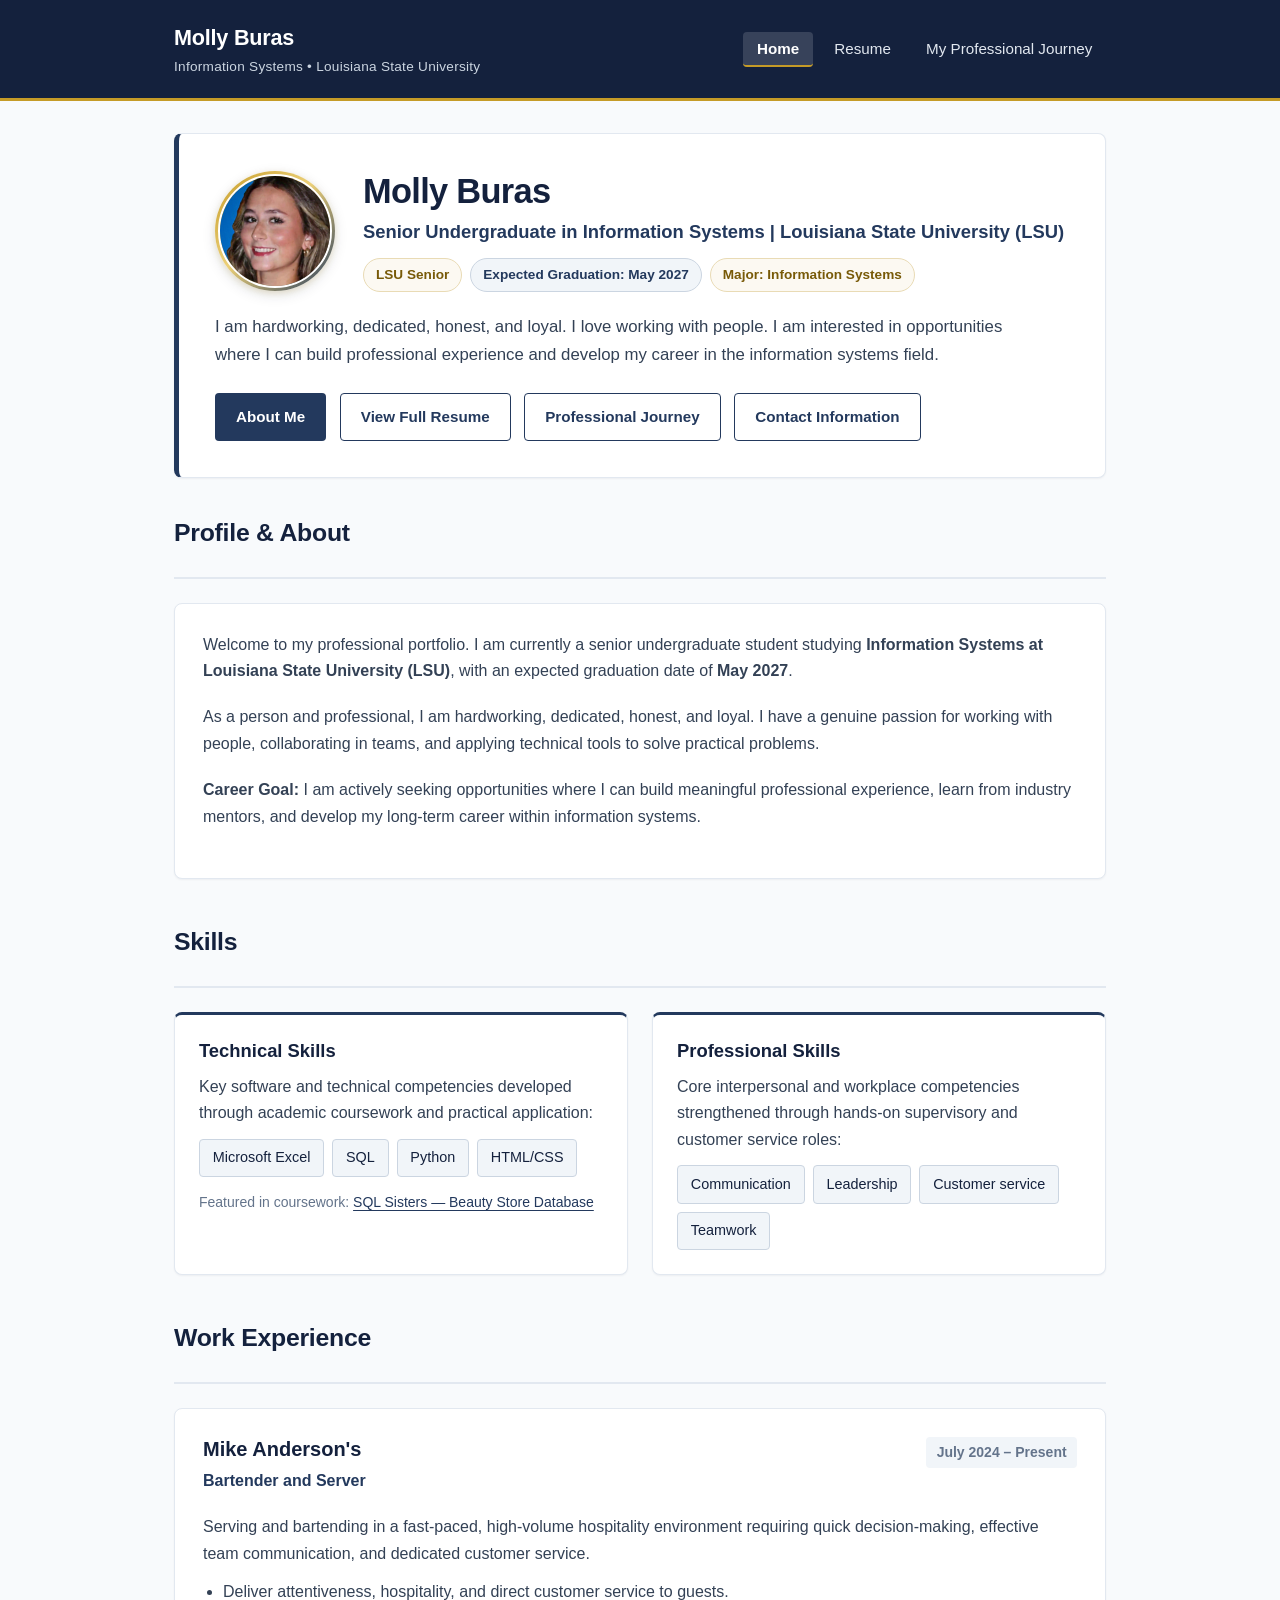
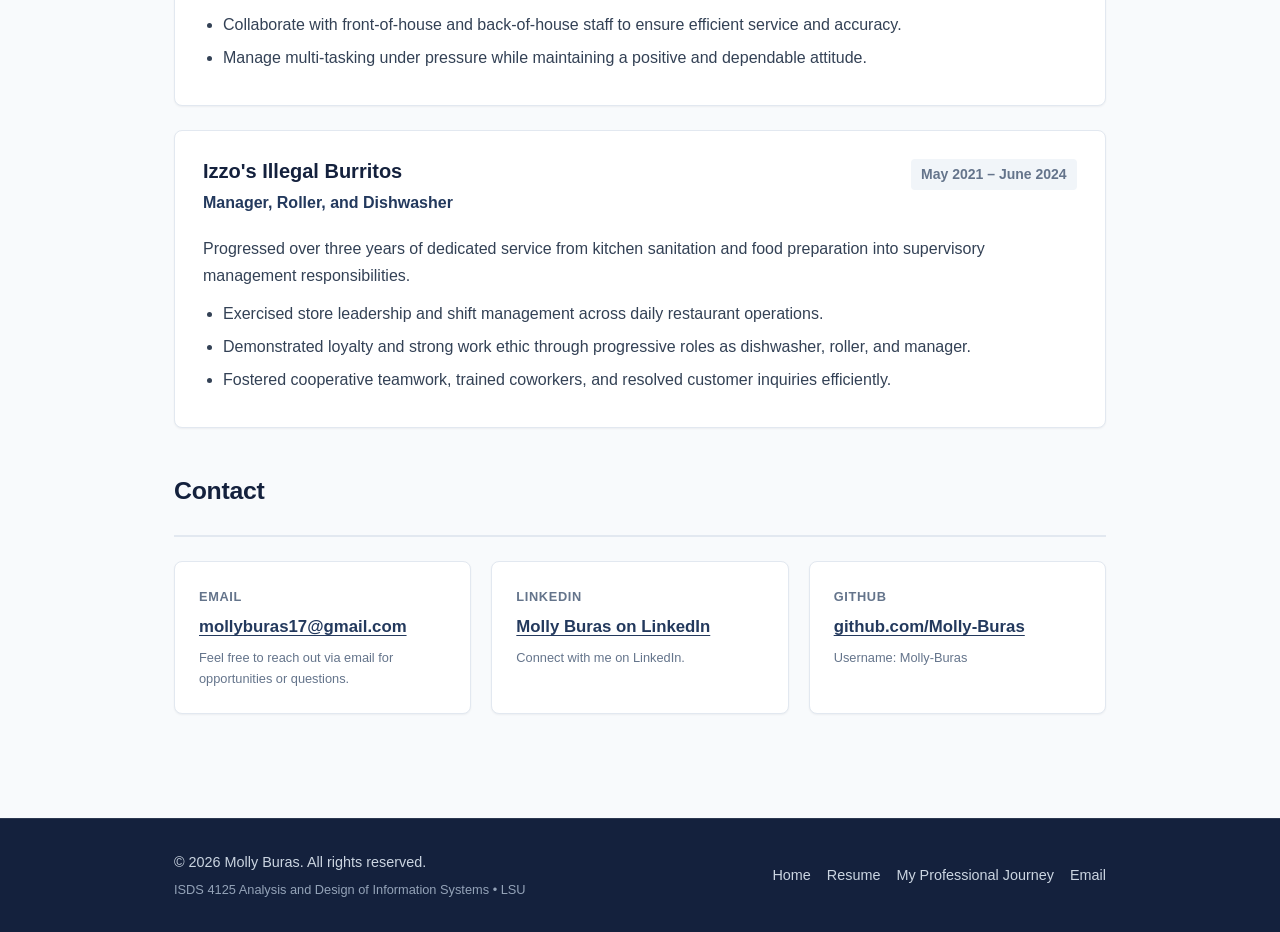
<file: index.html>
<!DOCTYPE html>
<html lang="en">

<head>
  <meta charset="UTF-8">
  <meta name="viewport" content="width=device-width, initial-scale=1.0">
  <meta name="description"
    content="Professional portfolio of Molly Buras, an Information Systems senior undergraduate at Louisiana State University (LSU).">
  <title>Molly Buras | Information Systems Portfolio</title>
  <link rel="stylesheet" href="styles.css">
</head>

<body>

  <!-- Site Header & Navigation -->
  <header class="site-header">
    <div class="container header-container">
      <a href="index.html" class="brand" aria-label="Molly Buras Homepage">
        <span class="brand-name">Molly Buras</span>
        <span class="brand-tagline">Information Systems &bull; Louisiana State University</span>
      </a>
      <nav class="site-nav" aria-label="Main Navigation">
        <ul class="nav-list">
          <li><a href="index.html" class="nav-link active" aria-current="page">Home</a></li>
          <li><a href="resume.html" class="nav-link">Resume</a></li>
          <li><a href="project.html" class="nav-link">My Professional Journey</a></li>
        </ul>
      </nav>
    </div>
  </header>

  <!-- Main Content -->
  <main class="main-content container">

    <!-- Hero / Welcome Panel -->
    <section class="hero-panel" aria-labelledby="hero-title">
      <div class="hero-header">
        <div class="hero-avatar-frame">
          <img src="images/LinkedInProfilePic.jpeg" alt="Molly Buras - Information Systems Senior at LSU"
            class="hero-avatar-img" width="125" height="125">
        </div>
        <div class="hero-header-text">
          <h1 id="hero-title">Molly Buras</h1>
          <p class="hero-subtitle">Senior Undergraduate in Information Systems | Louisiana State University (LSU)</p>

          <div class="badge-row">
            <span class="meta-badge">LSU Senior</span>
            <span class="meta-badge navy">Expected Graduation: May 2027</span>
            <span class="meta-badge">Major: Information Systems</span>
          </div>
        </div>
      </div>

      <p class="hero-description">
        I am hardworking, dedicated, honest, and loyal. I love working with people. I am interested in opportunities
        where I can build professional experience and develop my career in the information systems field.
      </p>

      <div class="hero-actions">
        <a href="#about" class="btn btn-primary">About Me</a>
        <a href="resume.html" class="btn btn-secondary">View Full Resume</a>
        <a href="project.html" class="btn btn-secondary">Professional Journey</a>
        <a href="#contact" class="btn btn-secondary">Contact Information</a>
      </div>
    </section>

    <!-- SECTION 1: Profile / About -->
    <section id="about" class="portfolio-section" aria-labelledby="about-heading">
      <div class="section-title">
        <h2 id="about-heading">Profile &amp; About</h2>
      </div>
      <div class="card">
        <p class="card-intro">
          Welcome to my professional portfolio. I am currently a senior undergraduate student studying
          <strong>Information Systems at Louisiana State University (LSU)</strong>, with an expected graduation date of
          <strong>May 2027</strong>.
        </p>
        <p class="card-intro">
          As a person and professional, I am hardworking, dedicated, honest, and loyal. I have a genuine passion for
          working with people, collaborating in teams, and applying technical tools to solve practical problems.
        </p>
        <p class="card-intro">
          <strong>Career Goal:</strong> I am actively seeking opportunities where I can build meaningful professional
          experience, learn from industry mentors, and develop my long-term career within information systems.
        </p>
      </div>
    </section>

    <!-- SECTION 2: Skills -->
    <section id="skills" class="portfolio-section" aria-labelledby="skills-heading">
      <div class="section-title">
        <h2 id="skills-heading">Skills</h2>
      </div>
      <div class="skills-grid">

        <!-- Technical Skills -->
        <article class="skill-category-card" aria-labelledby="tech-skills-title">
          <h3 id="tech-skills-title" class="skill-category-title">Technical Skills</h3>
          <p>Key software and technical competencies developed through academic coursework and practical application:
          </p>
          <ul class="skill-tags-list">
            <li class="skill-tag">Microsoft Excel</li>
            <li class="skill-tag">SQL</li>
            <li class="skill-tag">Python</li>
            <li class="skill-tag">HTML/CSS</li>
          </ul>
          <p style="margin-top: 0.85rem; font-size: 0.875rem; color: var(--color-text-muted);">
            Featured in coursework: <a href="project.html#sql-sisters">SQL Sisters &mdash; Beauty Store Database</a>
          </p>
        </article>

        <!-- Professional Skills -->
        <article class="skill-category-card" aria-labelledby="prof-skills-title">
          <h3 id="prof-skills-title" class="skill-category-title">Professional Skills</h3>
          <p>Core interpersonal and workplace competencies strengthened through hands-on supervisory and customer
            service roles:</p>
          <ul class="skill-tags-list">
            <li class="skill-tag">Communication</li>
            <li class="skill-tag">Leadership</li>
            <li class="skill-tag">Customer service</li>
            <li class="skill-tag">Teamwork</li>
          </ul>
        </article>

      </div>
    </section>

    <!-- SECTION 3: Experience -->
    <section id="experience" class="portfolio-section" aria-labelledby="experience-heading">
      <div class="section-title">
        <h2 id="experience-heading">Work Experience</h2>
      </div>
      <div class="experience-list">

        <!-- Experience 1: Mike Anderson's -->
        <article class="experience-card" aria-labelledby="job-mike-andersons">
          <div class="experience-header">
            <div>
              <h3 id="job-mike-andersons" class="employer-name">Mike Anderson's</h3>
              <p class="experience-role">Bartender and Server</p>
            </div>
            <span class="experience-dates">July 2024 &ndash; Present</span>
          </div>
          <p class="experience-desc">
            Serving and bartending in a fast-paced, high-volume hospitality environment requiring quick decision-making,
            effective team communication, and dedicated customer service.
          </p>
          <ul class="experience-duties">
            <li>Deliver attentiveness, hospitality, and direct customer service to guests.</li>
            <li>Collaborate with front-of-house and back-of-house staff to ensure efficient service and accuracy.</li>
            <li>Manage multi-tasking under pressure while maintaining a positive and dependable attitude.</li>
          </ul>
        </article>

        <!-- Experience 2: Izzo's Illegal Burritos -->
        <article class="experience-card" aria-labelledby="job-izzos">
          <div class="experience-header">
            <div>
              <h3 id="job-izzos" class="employer-name">Izzo's Illegal Burritos</h3>
              <p class="experience-role">Manager, Roller, and Dishwasher</p>
            </div>
            <span class="experience-dates">May 2021 &ndash; June 2024</span>
          </div>
          <p class="experience-desc">
            Progressed over three years of dedicated service from kitchen sanitation and food preparation into
            supervisory management responsibilities.
          </p>
          <ul class="experience-duties">
            <li>Exercised store leadership and shift management across daily restaurant operations.</li>
            <li>Demonstrated loyalty and strong work ethic through progressive roles as dishwasher, roller, and manager.
            </li>
            <li>Fostered cooperative teamwork, trained coworkers, and resolved customer inquiries efficiently.</li>
          </ul>
        </article>

      </div>
    </section>

    <!-- SECTION 4: Contact -->
    <section id="contact" class="portfolio-section" aria-labelledby="contact-heading">
      <div class="section-title">
        <h2 id="contact-heading">Contact</h2>
      </div>
      <div class="contact-grid">

        <!-- Email Card -->
        <div class="contact-card">
          <p class="contact-card-label">Email</p>
          <p class="contact-card-value">
            <a href="mailto:mollyburas17@gmail.com">mollyburas17@gmail.com</a>
          </p>
          <p class="contact-card-note">Feel free to reach out via email for opportunities or questions.</p>
        </div>

        <!-- LinkedIn Card -->
        <div class="contact-card">
          <p class="contact-card-label">LinkedIn</p>
          <p class="contact-card-value">
            <a href="https://www.linkedin.com/in/molly-buras-080111320/" target="_blank" rel="noopener noreferrer">Molly
              Buras on LinkedIn</a>
          </p>
          <p class="contact-card-note">Connect with me on LinkedIn.</p>
        </div>

        <!-- GitHub Card -->
        <div class="contact-card">
          <p class="contact-card-label">GitHub</p>
          <p class="contact-card-value">
            <a href="https://github.com/Molly-Buras" target="_blank"
              rel="noopener noreferrer">github.com/Molly-Buras</a>
          </p>
          <p class="contact-card-note">Username: Molly-Buras</p>
        </div>

      </div>
    </section>

  </main>

  <!-- Site Footer -->
  <footer class="site-footer">
    <div class="container footer-container">
      <div class="footer-copy">
        <p>&copy; 2026 Molly Buras. All rights reserved.</p>
        <p class="footer-course-tag">ISDS 4125 Analysis and Design of Information Systems &bull; LSU</p>
      </div>
      <nav class="footer-nav" aria-label="Footer Navigation">
        <a href="index.html">Home</a>
        <a href="resume.html">Resume</a>
        <a href="project.html">My Professional Journey</a>
        <a href="mailto:mollyburas17@gmail.com">Email</a>
      </nav>
    </div>
  </footer>

</body>

</html>
</file>
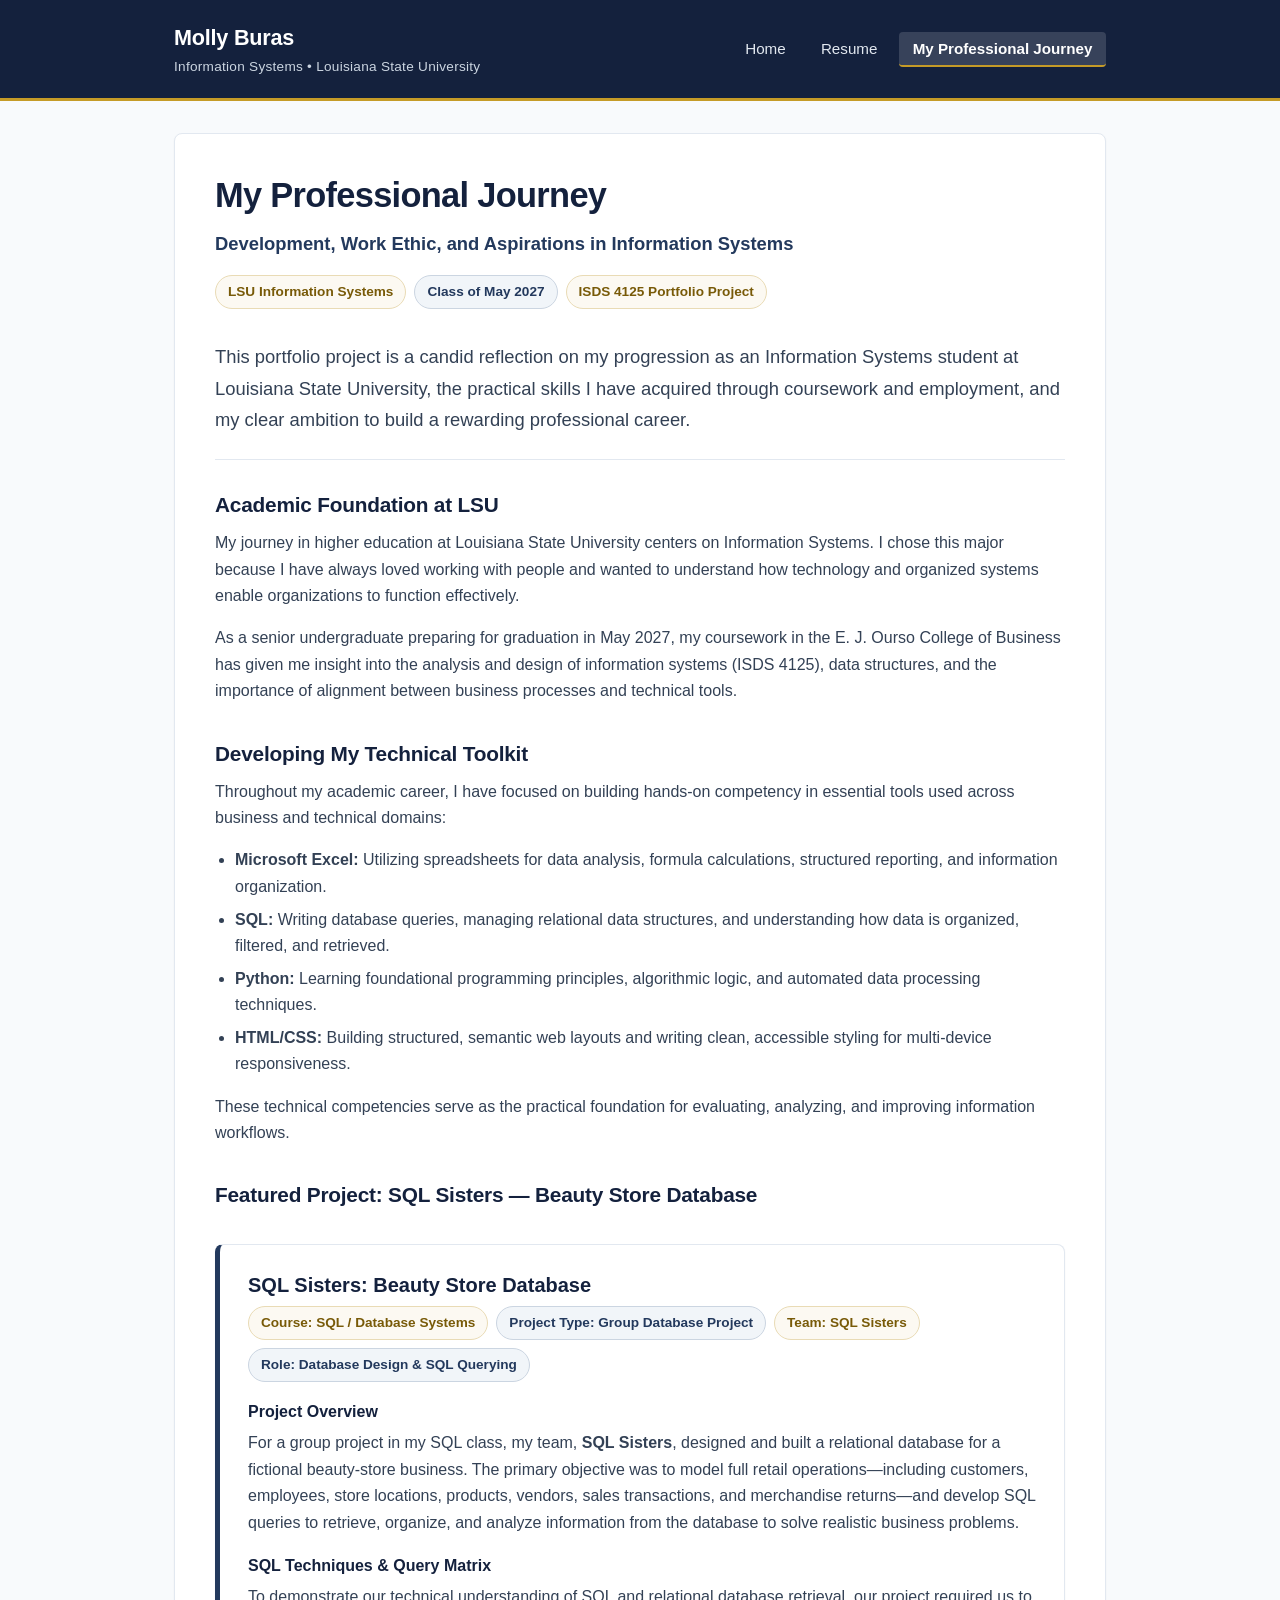
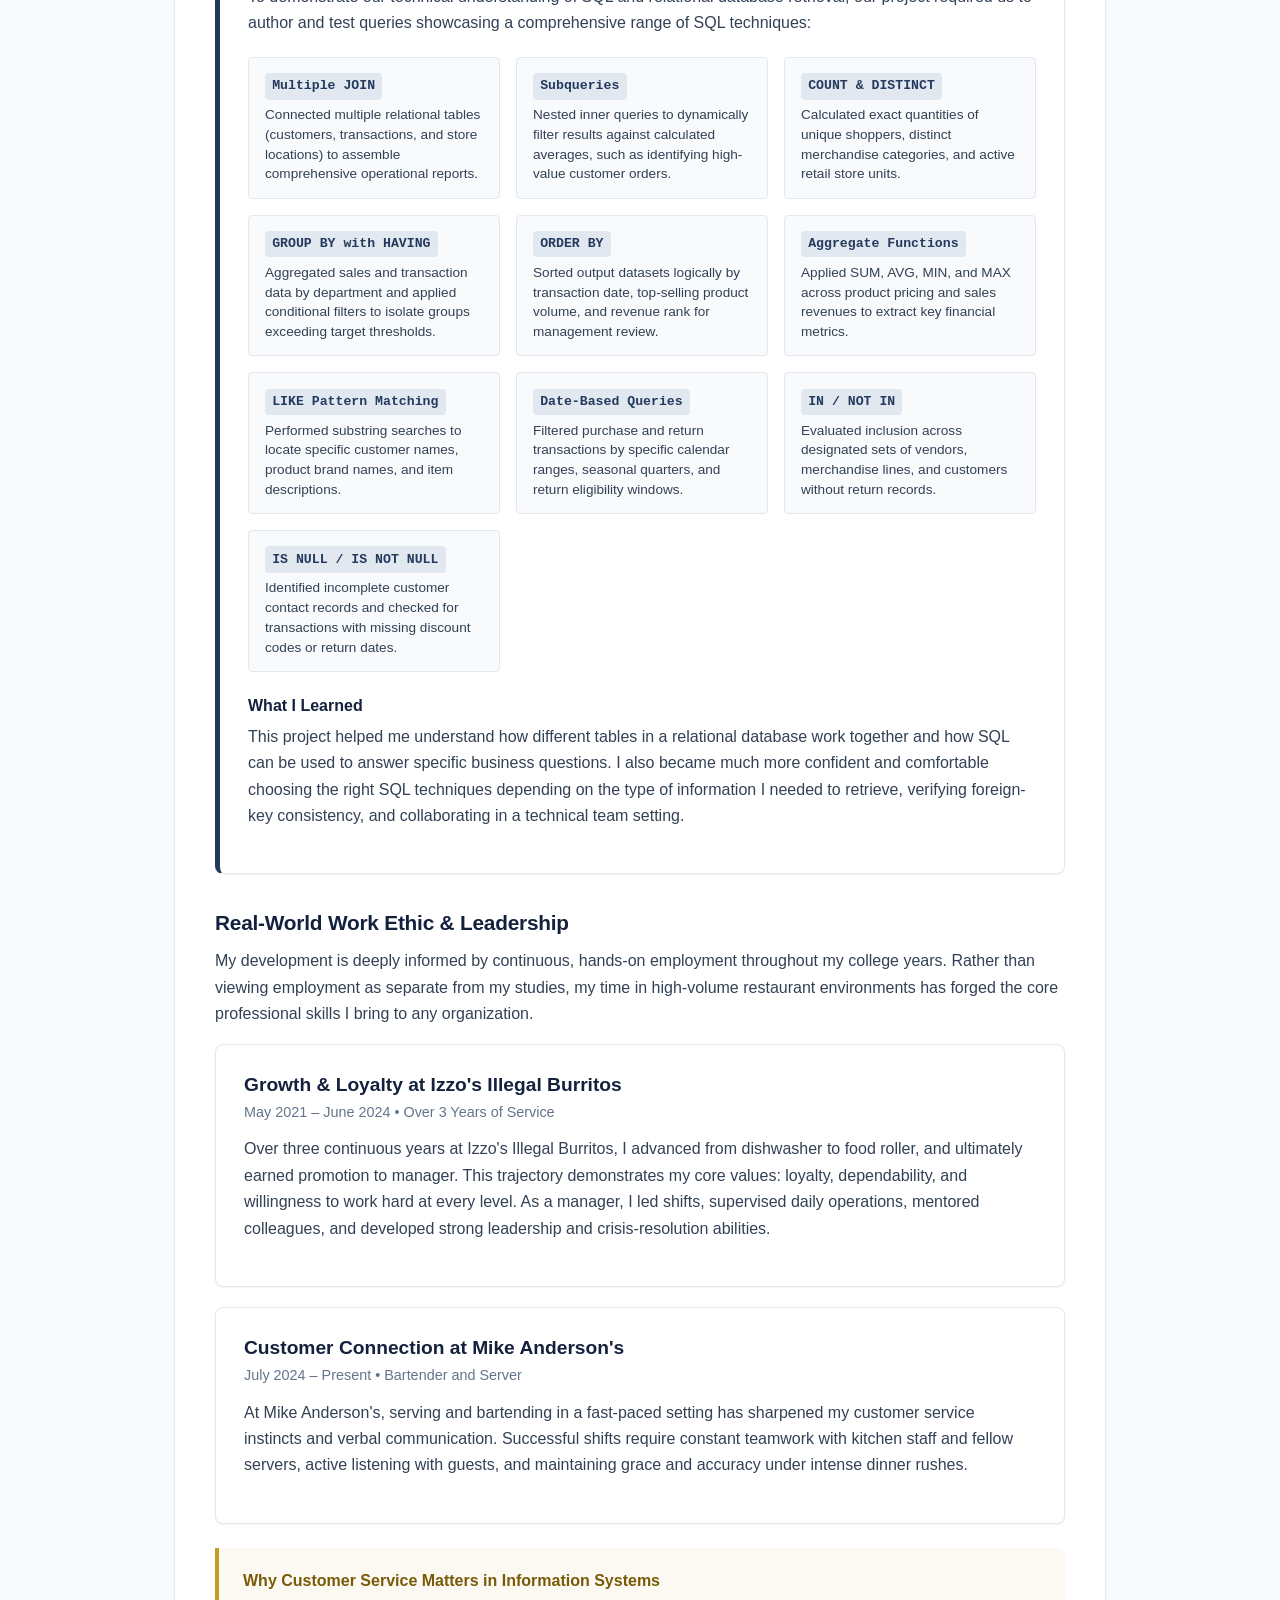
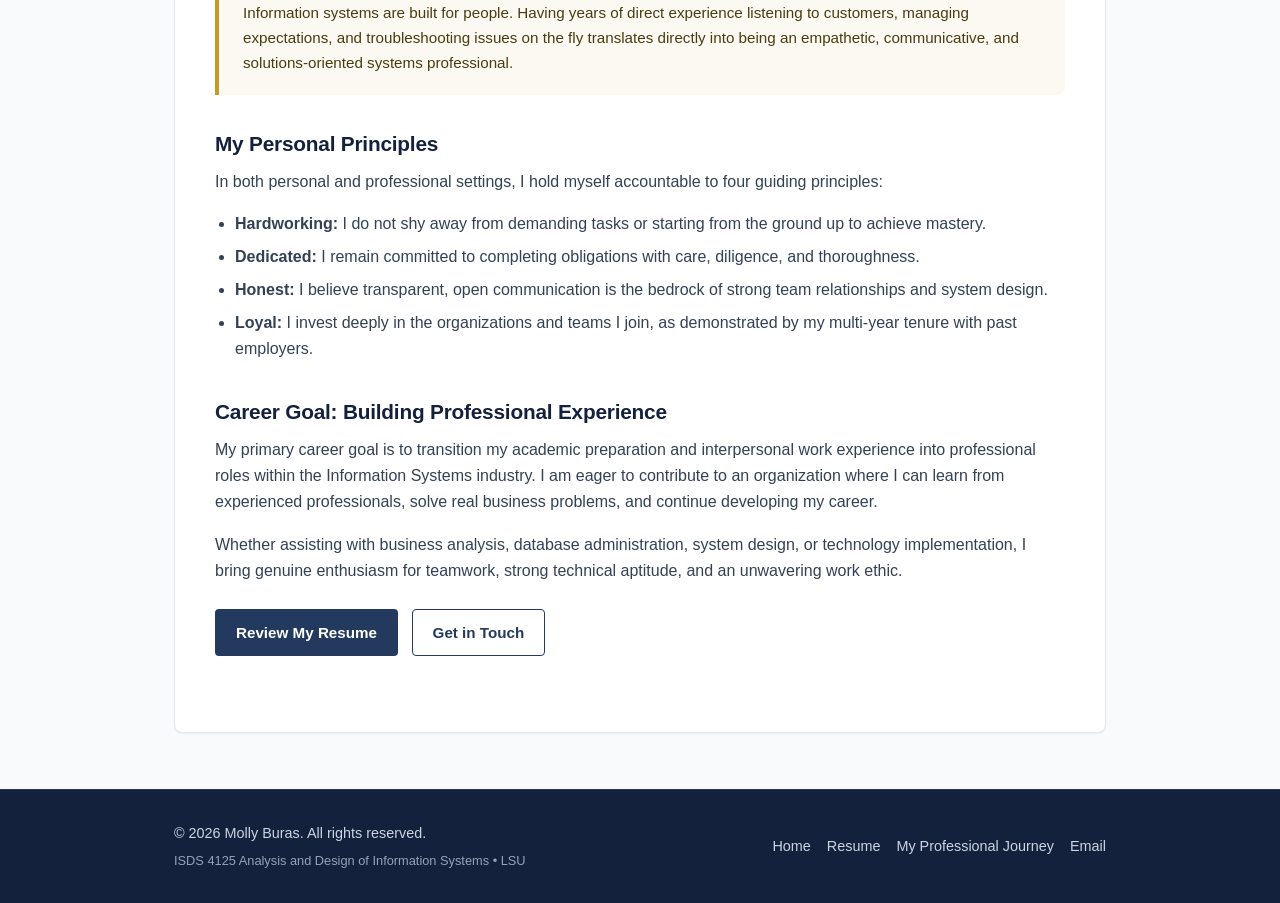
<file: project.html>
<!DOCTYPE html>
<html lang="en">

<head>
  <meta charset="UTF-8">
  <meta name="viewport" content="width=device-width, initial-scale=1.0">
  <meta name="description"
    content="My Professional Journey - Molly Buras's portfolio project detailing growth as an Information Systems student at LSU, work experience, and career goals.">
  <title>My Professional Journey | Molly Buras</title>
  <link rel="stylesheet" href="styles.css">
</head>

<body>

  <!-- Site Header & Navigation -->
  <header class="site-header">
    <div class="container header-container">
      <a href="index.html" class="brand" aria-label="Molly Buras Homepage">
        <span class="brand-name">Molly Buras</span>
        <span class="brand-tagline">Information Systems &bull; Louisiana State University</span>
      </a>
      <nav class="site-nav" aria-label="Main Navigation">
        <ul class="nav-list">
          <li><a href="index.html" class="nav-link">Home</a></li>
          <li><a href="resume.html" class="nav-link">Resume</a></li>
          <li><a href="project.html" class="nav-link active" aria-current="page">My Professional Journey</a></li>
        </ul>
      </nav>
    </div>
  </header>

  <!-- Main Content -->
  <main class="main-content container">

    <article class="journey-article" aria-labelledby="journey-main-heading">

      <!-- Article Header -->
      <header style="margin-bottom: 2rem;">
        <h1 id="journey-main-heading">My Professional Journey</h1>
        <p class="hero-subtitle">Development, Work Ethic, and Aspirations in Information Systems</p>

        <div class="badge-row">
          <span class="meta-badge">LSU Information Systems</span>
          <span class="meta-badge navy">Class of May 2027</span>
          <span class="meta-badge">ISDS 4125 Portfolio Project</span>
        </div>
      </header>

      <p class="journey-lead">
        This portfolio project is a candid reflection on my progression as an Information Systems student at Louisiana
        State University, the practical skills I have acquired through coursework and employment, and my clear ambition
        to build a rewarding professional career.
      </p>

      <!-- Chapter 1: The LSU Information Systems Foundation -->
      <section class="journey-block" aria-labelledby="foundation-title">
        <h2 id="foundation-title" class="journey-block-title">Academic Foundation at LSU</h2>
        <p class="journey-text">
          My journey in higher education at Louisiana State University centers on Information Systems. I chose this
          major because I have always loved working with people and wanted to understand how technology and organized
          systems enable organizations to function effectively.
        </p>
        <p class="journey-text">
          As a senior undergraduate preparing for graduation in May 2027, my coursework in the E. J. Ourso College of
          Business has given me insight into the analysis and design of information systems (ISDS 4125), data
          structures, and the importance of alignment between business processes and technical tools.
        </p>
      </section>

      <!-- Chapter 2: Technical Skill Development -->
      <section class="journey-block" aria-labelledby="tech-journey-title">
        <h2 id="tech-journey-title" class="journey-block-title">Developing My Technical Toolkit</h2>
        <p class="journey-text">
          Throughout my academic career, I have focused on building hands-on competency in essential tools used across
          business and technical domains:
        </p>
        <ul class="experience-duties" style="margin-bottom: 1rem;">
          <li><strong>Microsoft Excel:</strong> Utilizing spreadsheets for data analysis, formula calculations,
            structured reporting, and information organization.</li>
          <li><strong>SQL:</strong> Writing database queries, managing relational data structures, and understanding how
            data is organized, filtered, and retrieved.</li>
          <li><strong>Python:</strong> Learning foundational programming principles, algorithmic logic, and automated
            data processing techniques.</li>
          <li><strong>HTML/CSS:</strong> Building structured, semantic web layouts and writing clean, accessible styling
            for multi-device responsiveness.</li>
        </ul>
        <p class="journey-text">
          These technical competencies serve as the practical foundation for evaluating, analyzing, and improving
          information workflows.
        </p>
      </section>

      <!-- Chapter 3: Featured Course Project: SQL Sisters — Beauty Store Database -->
      <section id="sql-sisters" class="journey-block" aria-labelledby="sql-project-title">
        <h2 id="sql-project-title" class="journey-block-title">Featured Project: SQL Sisters &mdash; Beauty Store Database</h2>

        <div class="project-case-study">
          <h3>SQL Sisters: Beauty Store Database</h3>
          <div class="project-meta-badges">
            <span class="meta-badge">Course: SQL / Database Systems</span>
            <span class="meta-badge navy">Project Type: Group Database Project</span>
            <span class="meta-badge">Team: SQL Sisters</span>
            <span class="meta-badge navy">Role: Database Design &amp; SQL Querying</span>
          </div>

          <h4 style="color: var(--color-primary-navy); margin-top: 1rem; margin-bottom: 0.5rem;">Project Overview</h4>
          <p class="journey-text">
            For a group project in my SQL class, my team, <strong>SQL Sisters</strong>, designed and built a relational database for a fictional beauty-store business. The primary objective was to model full retail operations—including customers, employees, store locations, products, vendors, sales transactions, and merchandise returns—and develop SQL queries to retrieve, organize, and analyze information from the database to solve realistic business problems.
          </p>

          <h4 style="color: var(--color-primary-navy); margin-top: 1.25rem; margin-bottom: 0.5rem;">SQL Techniques &amp; Query Matrix</h4>
          <p class="journey-text">
            To demonstrate our technical understanding of SQL and relational database retrieval, our project required us to author and test queries showcasing a comprehensive range of SQL techniques:
          </p>

          <div class="query-matrix-grid">
            <div class="query-matrix-card">
              <span class="query-skill-code">Multiple JOIN</span>
              <p class="query-skill-desc">Connected multiple relational tables (customers, transactions, and store locations) to assemble comprehensive operational reports.</p>
            </div>
            <div class="query-matrix-card">
              <span class="query-skill-code">Subqueries</span>
              <p class="query-skill-desc">Nested inner queries to dynamically filter results against calculated averages, such as identifying high-value customer orders.</p>
            </div>
            <div class="query-matrix-card">
              <span class="query-skill-code">COUNT &amp; DISTINCT</span>
              <p class="query-skill-desc">Calculated exact quantities of unique shoppers, distinct merchandise categories, and active retail store units.</p>
            </div>
            <div class="query-matrix-card">
              <span class="query-skill-code">GROUP BY with HAVING</span>
              <p class="query-skill-desc">Aggregated sales and transaction data by department and applied conditional filters to isolate groups exceeding target thresholds.</p>
            </div>
            <div class="query-matrix-card">
              <span class="query-skill-code">ORDER BY</span>
              <p class="query-skill-desc">Sorted output datasets logically by transaction date, top-selling product volume, and revenue rank for management review.</p>
            </div>
            <div class="query-matrix-card">
              <span class="query-skill-code">Aggregate Functions</span>
              <p class="query-skill-desc">Applied SUM, AVG, MIN, and MAX across product pricing and sales revenues to extract key financial metrics.</p>
            </div>
            <div class="query-matrix-card">
              <span class="query-skill-code">LIKE Pattern Matching</span>
              <p class="query-skill-desc">Performed substring searches to locate specific customer names, product brand names, and item descriptions.</p>
            </div>
            <div class="query-matrix-card">
              <span class="query-skill-code">Date-Based Queries</span>
              <p class="query-skill-desc">Filtered purchase and return transactions by specific calendar ranges, seasonal quarters, and return eligibility windows.</p>
            </div>
            <div class="query-matrix-card">
              <span class="query-skill-code">IN / NOT IN</span>
              <p class="query-skill-desc">Evaluated inclusion across designated sets of vendors, merchandise lines, and customers without return records.</p>
            </div>
            <div class="query-matrix-card">
              <span class="query-skill-code">IS NULL / IS NOT NULL</span>
              <p class="query-skill-desc">Identified incomplete customer contact records and checked for transactions with missing discount codes or return dates.</p>
            </div>
          </div>

          <h4 style="color: var(--color-primary-navy); margin-top: 1rem; margin-bottom: 0.5rem;">What I Learned</h4>
          <p class="journey-text">
            This project helped me understand how different tables in a relational database work together and how SQL can be used to answer specific business questions. I also became much more confident and comfortable choosing the right SQL techniques depending on the type of information I needed to retrieve, verifying foreign-key consistency, and collaborating in a technical team setting.
          </p>
        </div>
      </section>

      <!-- Chapter 4: Practical Work Experience & Transferable Skills -->
      <section class="journey-block" aria-labelledby="work-journey-title">
        <h2 id="work-journey-title" class="journey-block-title">Real-World Work Ethic &amp; Leadership</h2>
        <p class="journey-text">
          My development is deeply informed by continuous, hands-on employment throughout my college years. Rather than
          viewing employment as separate from my studies, my time in high-volume restaurant environments has forged the
          core professional skills I bring to any organization.
        </p>

        <!-- Izzo's narrative -->
        <div class="card" style="margin-top: 1rem; margin-bottom: 1.25rem;">
          <h3 style="color: var(--color-primary-navy); margin-bottom: 0.25rem;">Growth &amp; Loyalty at Izzo's Illegal
            Burritos</h3>
          <p style="font-size: 0.9rem; color: var(--color-text-muted); margin-bottom: 0.75rem;">May 2021 &ndash; June
            2024 &bull; Over 3 Years of Service</p>
          <p class="journey-text">
            Over three continuous years at Izzo's Illegal Burritos, I advanced from dishwasher to food roller, and
            ultimately earned promotion to manager. This trajectory demonstrates my core values: loyalty, dependability,
            and willingness to work hard at every level. As a manager, I led shifts, supervised daily operations,
            mentored colleagues, and developed strong leadership and crisis-resolution abilities.
          </p>
        </div>

        <!-- Mike Anderson's narrative -->
        <div class="card" style="margin-bottom: 1.25rem;">
          <h3 style="color: var(--color-primary-navy); margin-bottom: 0.25rem;">Customer Connection at Mike Anderson's
          </h3>
          <p style="font-size: 0.9rem; color: var(--color-text-muted); margin-bottom: 0.75rem;">July 2024 &ndash;
            Present &bull; Bartender and Server</p>
          <p class="journey-text">
            At Mike Anderson's, serving and bartending in a fast-paced setting has sharpened my customer service
            instincts and verbal communication. Successful shifts require constant teamwork with kitchen staff and
            fellow servers, active listening with guests, and maintaining grace and accuracy under intense dinner
            rushes.
          </p>
        </div>

        <div class="journey-highlight-box">
          <p class="journey-highlight-title">Why Customer Service Matters in Information Systems</p>
          <p class="journey-highlight-text">
            Information systems are built for people. Having years of direct experience listening to customers, managing
            expectations, and troubleshooting issues on the fly translates directly into being an empathetic,
            communicative, and solutions-oriented systems professional.
          </p>
        </div>
      </section>

      <!-- Chapter 5: Core Character & Personal Values -->
      <section class="journey-block" aria-labelledby="character-title">
        <h2 id="character-title" class="journey-block-title">My Personal Principles</h2>
        <p class="journey-text">
          In both personal and professional settings, I hold myself accountable to four guiding principles:
        </p>
        <ul class="experience-duties">
          <li><strong>Hardworking:</strong> I do not shy away from demanding tasks or starting from the ground up to
            achieve mastery.</li>
          <li><strong>Dedicated:</strong> I remain committed to completing obligations with care, diligence, and
            thoroughness.</li>
          <li><strong>Honest:</strong> I believe transparent, open communication is the bedrock of strong team
            relationships and system design.</li>
          <li><strong>Loyal:</strong> I invest deeply in the organizations and teams I join, as demonstrated by my
            multi-year tenure with past employers.</li>
        </ul>
      </section>

      <!-- Chapter 6: Next Steps & Career Ambition -->
      <section class="journey-block" aria-labelledby="future-title">
        <h2 id="future-title" class="journey-block-title">Career Goal: Building Professional Experience</h2>
        <p class="journey-text">
          My primary career goal is to transition my academic preparation and interpersonal work experience into
          professional roles within the Information Systems industry. I am eager to contribute to an organization where
          I can learn from experienced professionals, solve real business problems, and continue developing my career.
        </p>
        <p class="journey-text">
          Whether assisting with business analysis, database administration, system design, or technology
          implementation, I bring genuine enthusiasm for teamwork, strong technical aptitude, and an unwavering work
          ethic.
        </p>

        <div class="hero-actions" style="margin-top: 1.5rem;">
          <a href="resume.html" class="btn btn-primary">Review My Resume</a>
          <a href="index.html#contact" class="btn btn-secondary">Get in Touch</a>
        </div>
      </section>

    </article>

  </main>

  <!-- Site Footer -->
  <footer class="site-footer">
    <div class="container footer-container">
      <div class="footer-copy">
        <p>&copy; 2026 Molly Buras. All rights reserved.</p>
        <p class="footer-course-tag">ISDS 4125 Analysis and Design of Information Systems &bull; LSU</p>
      </div>
      <nav class="footer-nav" aria-label="Footer Navigation">
        <a href="index.html">Home</a>
        <a href="resume.html">Resume</a>
        <a href="project.html">My Professional Journey</a>
        <a href="mailto:mollyburas17@gmail.com">Email</a>
      </nav>
    </div>
  </footer>

</body>

</html>
</file>
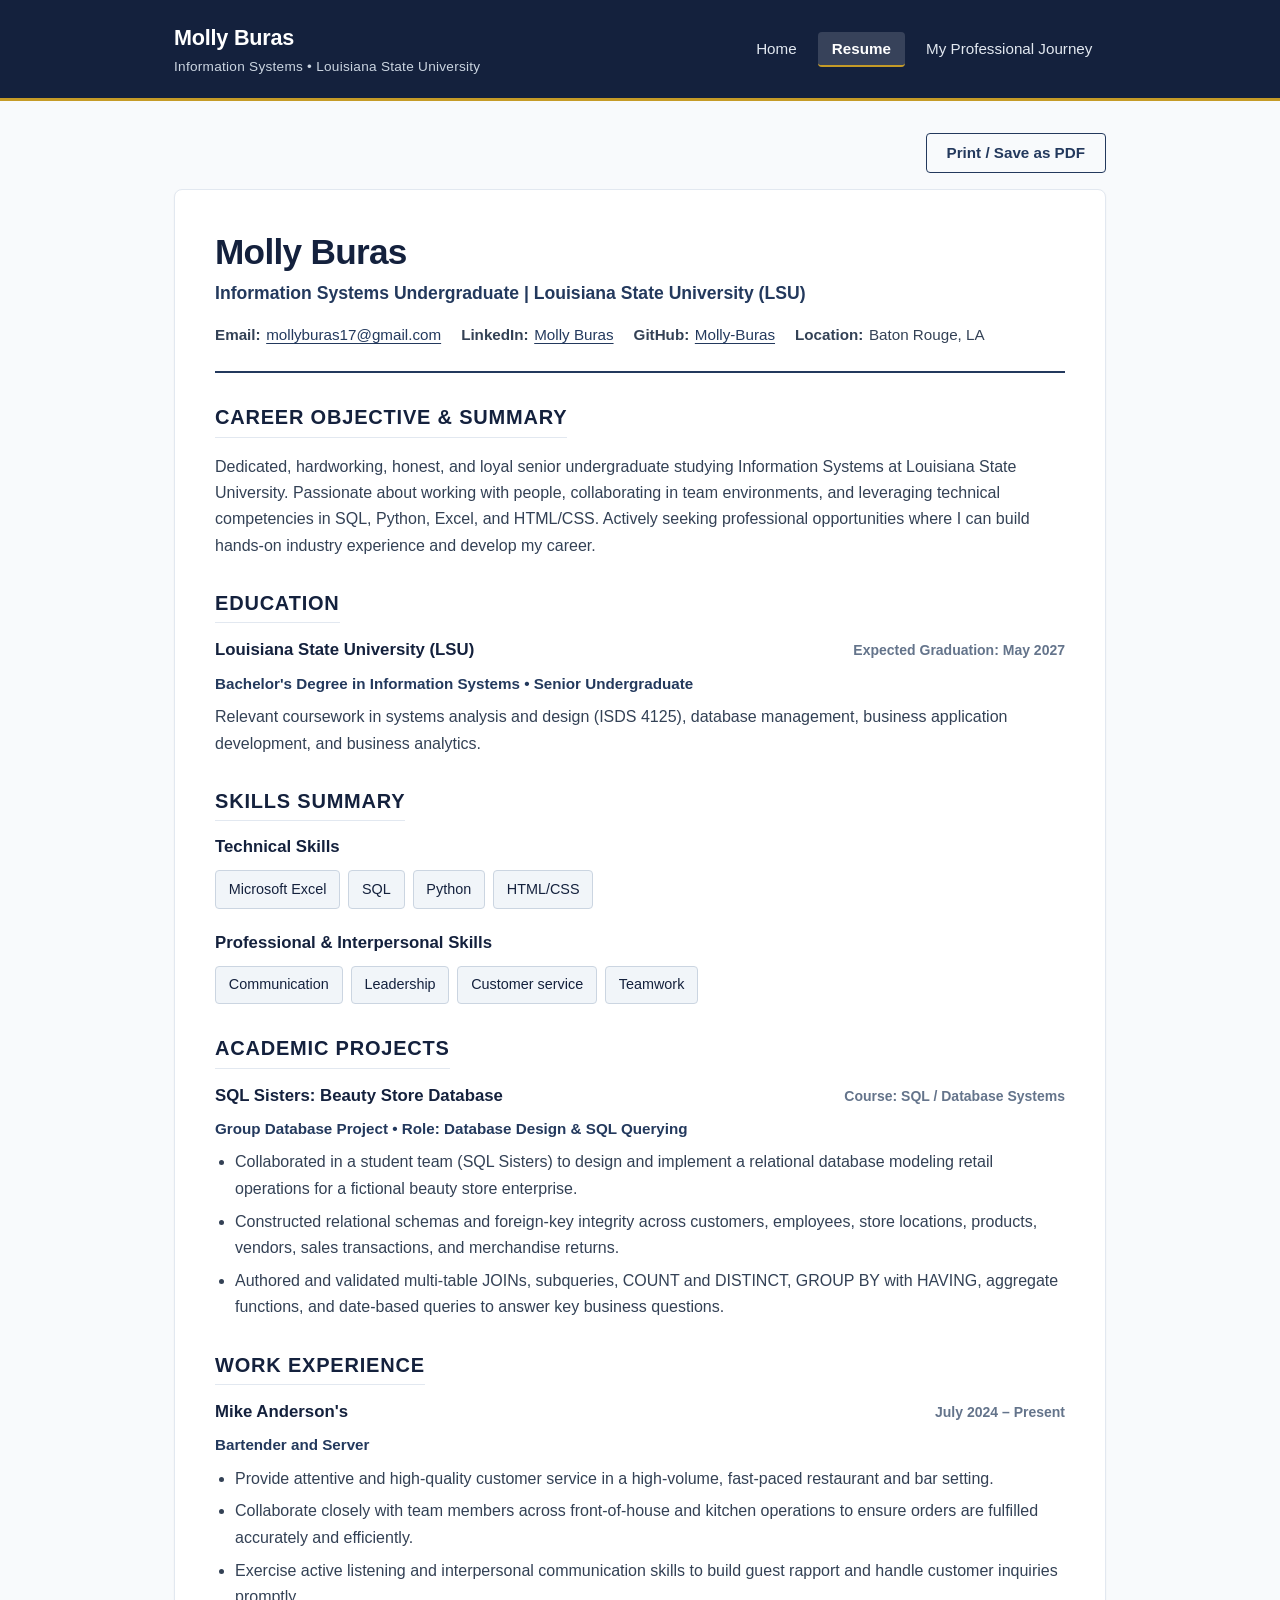
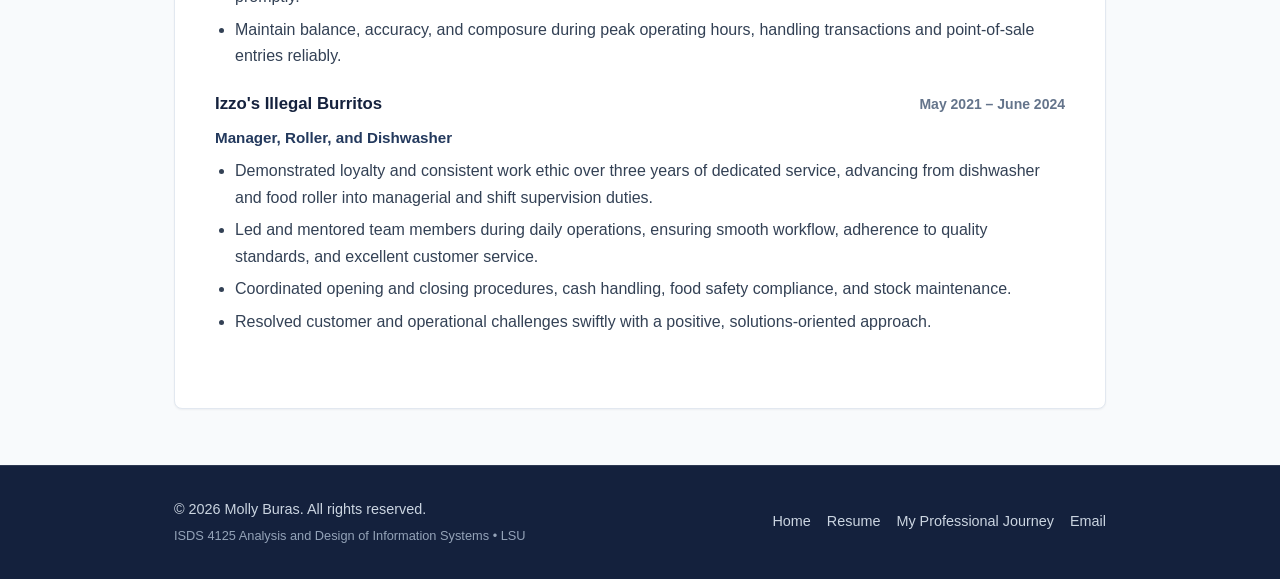
<file: resume.html>
<!DOCTYPE html>
<html lang="en">

<head>
  <meta charset="UTF-8">
  <meta name="viewport" content="width=device-width, initial-scale=1.0">
  <meta name="description"
    content="Resume of Molly Buras - Information Systems Senior Undergraduate at Louisiana State University (LSU).">
  <title>Resume | Molly Buras - Information Systems</title>
  <link rel="stylesheet" href="styles.css">
</head>

<body>

  <!-- Site Header & Navigation -->
  <header class="site-header">
    <div class="container header-container">
      <a href="index.html" class="brand" aria-label="Molly Buras Homepage">
        <span class="brand-name">Molly Buras</span>
        <span class="brand-tagline">Information Systems &bull; Louisiana State University</span>
      </a>
      <nav class="site-nav" aria-label="Main Navigation">
        <ul class="nav-list">
          <li><a href="index.html" class="nav-link">Home</a></li>
          <li><a href="resume.html" class="nav-link active" aria-current="page">Resume</a></li>
          <li><a href="project.html" class="nav-link">My Professional Journey</a></li>
        </ul>
      </nav>
    </div>
  </header>

  <!-- Main Content -->
  <main class="main-content container">

    <!-- Top Action Bar -->
    <div class="resume-actions-bar">
      <button type="button" class="btn btn-secondary" onclick="window.print()"
        aria-label="Print or save this resume as a PDF">
        Print / Save as PDF
      </button>
    </div>

    <!-- Resume Sheet Document -->
    <article class="resume-sheet" aria-labelledby="resume-title">

      <!-- Resume Header -->
      <header class="resume-header">
        <h1 id="resume-title" class="resume-name">Molly Buras</h1>
        <p class="resume-tagline">Information Systems Undergraduate | Louisiana State University (LSU)</p>

        <div class="resume-contact-bar">
          <span class="resume-contact-item">
            <strong>Email:</strong> <a href="mailto:mollyburas17@gmail.com">mollyburas17@gmail.com</a>
          </span>
          <span class="resume-contact-item">
            <strong>LinkedIn:</strong> <a href="https://www.linkedin.com/in/molly-buras-080111320/" target="_blank"
              rel="noopener noreferrer">Molly Buras</a>
          </span>
          <span class="resume-contact-item">
            <strong>GitHub:</strong> <a href="https://github.com/Molly-Buras" target="_blank"
              rel="noopener noreferrer">Molly-Buras</a>
          </span>
          <span class="resume-contact-item">
            <strong>Location:</strong> Baton Rouge, LA
          </span>
        </div>
      </header>

      <!-- Professional Summary / Career Goal -->
      <section class="resume-section" aria-labelledby="resume-summary-heading">
        <h2 id="resume-summary-heading" class="resume-section-title">Career Objective &amp; Summary</h2>
        <p class="card-intro">
          Dedicated, hardworking, honest, and loyal senior undergraduate studying Information Systems at Louisiana State
          University. Passionate about working with people, collaborating in team environments, and leveraging technical
          competencies in SQL, Python, Excel, and HTML/CSS. Actively seeking professional opportunities where I can
          build hands-on industry experience and develop my career.
        </p>
      </section>

      <!-- Education Section -->
      <section class="resume-section" aria-labelledby="resume-edu-heading">
        <h2 id="resume-edu-heading" class="resume-section-title">Education</h2>

        <div class="resume-item">
          <div class="resume-item-header">
            <h3 class="resume-item-title">Louisiana State University (LSU)</h3>
            <span class="resume-item-date">Expected Graduation: May 2027</span>
          </div>
          <p class="resume-item-subtitle">Bachelor's Degree in Information Systems &bull; Senior Undergraduate</p>
          <p class="card-intro">
            Relevant coursework in systems analysis and design (ISDS 4125), database management, business application
            development, and business analytics.
          </p>
        </div>
      </section>

      <!-- Skills Section -->
      <section class="resume-section" aria-labelledby="resume-skills-heading">
        <h2 id="resume-skills-heading" class="resume-section-title">Skills Summary</h2>

        <div class="resume-item">
          <h3 class="resume-item-title">Technical Skills</h3>
          <ul class="skill-tags-list">
            <li class="skill-tag">Microsoft Excel</li>
            <li class="skill-tag">SQL</li>
            <li class="skill-tag">Python</li>
            <li class="skill-tag">HTML/CSS</li>
          </ul>
        </div>

        <div class="resume-item" style="margin-top: 1.25rem;">
          <h3 class="resume-item-title">Professional &amp; Interpersonal Skills</h3>
          <ul class="skill-tags-list">
            <li class="skill-tag">Communication</li>
            <li class="skill-tag">Leadership</li>
            <li class="skill-tag">Customer service</li>
            <li class="skill-tag">Teamwork</li>
          </ul>
        </div>
      </section>

      <!-- Academic Projects Section -->
      <section class="resume-section" aria-labelledby="resume-projects-heading">
        <h2 id="resume-projects-heading" class="resume-section-title">Academic Projects</h2>

        <div class="resume-item">
          <div class="resume-item-header">
            <h3 class="resume-item-title">SQL Sisters: Beauty Store Database</h3>
            <span class="resume-item-date">Course: SQL / Database Systems</span>
          </div>
          <p class="resume-item-subtitle">Group Database Project &bull; Role: Database Design &amp; SQL Querying</p>
          <ul class="experience-duties">
            <li>Collaborated in a student team (SQL Sisters) to design and implement a relational database modeling retail operations for a fictional beauty store enterprise.</li>
            <li>Constructed relational schemas and foreign-key integrity across customers, employees, store locations, products, vendors, sales transactions, and merchandise returns.</li>
            <li>Authored and validated multi-table JOINs, subqueries, COUNT and DISTINCT, GROUP BY with HAVING, aggregate functions, and date-based queries to answer key business questions.</li>
          </ul>
        </div>
      </section>

      <!-- Work Experience Section -->
      <section class="resume-section" aria-labelledby="resume-exp-heading">
        <h2 id="resume-exp-heading" class="resume-section-title">Work Experience</h2>

        <!-- Mike Anderson's -->
        <div class="resume-item">
          <div class="resume-item-header">
            <h3 class="resume-item-title">Mike Anderson's</h3>
            <span class="resume-item-date">July 2024 &ndash; Present</span>
          </div>
          <p class="resume-item-subtitle">Bartender and Server</p>
          <ul class="experience-duties">
            <li>Provide attentive and high-quality customer service in a high-volume, fast-paced restaurant and bar
              setting.</li>
            <li>Collaborate closely with team members across front-of-house and kitchen operations to ensure orders are
              fulfilled accurately and efficiently.</li>
            <li>Exercise active listening and interpersonal communication skills to build guest rapport and handle
              customer inquiries promptly.</li>
            <li>Maintain balance, accuracy, and composure during peak operating hours, handling transactions and
              point-of-sale entries reliably.</li>
          </ul>
        </div>

        <!-- Izzo's Illegal Burritos -->
        <div class="resume-item">
          <div class="resume-item-header">
            <h3 class="resume-item-title">Izzo's Illegal Burritos</h3>
            <span class="resume-item-date">May 2021 &ndash; June 2024</span>
          </div>
          <p class="resume-item-subtitle">Manager, Roller, and Dishwasher</p>
          <ul class="experience-duties">
            <li>Demonstrated loyalty and consistent work ethic over three years of dedicated service, advancing from
              dishwasher and food roller into managerial and shift supervision duties.</li>
            <li>Led and mentored team members during daily operations, ensuring smooth workflow, adherence to quality
              standards, and excellent customer service.</li>
            <li>Coordinated opening and closing procedures, cash handling, food safety compliance, and stock
              maintenance.</li>
            <li>Resolved customer and operational challenges swiftly with a positive, solutions-oriented approach.</li>
          </ul>
        </div>

      </section>

    </article>

  </main>

  <!-- Site Footer -->
  <footer class="site-footer">
    <div class="container footer-container">
      <div class="footer-copy">
        <p>&copy; 2026 Molly Buras. All rights reserved.</p>
        <p class="footer-course-tag">ISDS 4125 Analysis and Design of Information Systems &bull; LSU</p>
      </div>
      <nav class="footer-nav" aria-label="Footer Navigation">
        <a href="index.html">Home</a>
        <a href="resume.html">Resume</a>
        <a href="project.html">My Professional Journey</a>
        <a href="mailto:mollyburas17@gmail.com">Email</a>
      </nav>
    </div>
  </footer>

</body>

</html>
</file>
<file: styles.css>
/* ==========================================================================
   Shared Stylesheet: Molly Buras Portfolio Website
   Palette: Professional Navy / Blue, Crisp White Space, Subtle Amber-Gold Accent
   ========================================================================== */

:root {
  /* Color Palette */
  --color-primary-navy: #14213d;
  --color-secondary-navy: #23395d;
  --color-navy-light: #2c4772;
  --color-accent: #c59b27;
  --color-accent-hover: #b0871d;
  --color-accent-soft: #fcf9f2;
  --color-accent-border: #e9dbb5;

  /* Neutrals & Surfaces */
  --color-bg: #f8fafc;
  --color-card-bg: #ffffff;
  --color-border: #e2e8f0;
  --color-border-subtle: #edf2f7;

  /* Typography Colors (High Contrast & Accessible) */
  --color-text-main: #0f172a;
  --color-text-body: #334155;
  --color-text-muted: #64748b;
  --color-text-inverse: #ffffff;

  /* Typography Settings */
  --font-family-base: -apple-system, BlinkMacSystemFont, "Segoe UI", Roboto, "Helvetica Neue", Arial, sans-serif;
  --font-family-heading: -apple-system, BlinkMacSystemFont, "Segoe UI", Roboto, "Helvetica Neue", Arial, sans-serif;

  /* Elevation & Shadows */
  --shadow-sm: 0 1px 2px 0 rgba(15, 23, 42, 0.05);
  --shadow-md: 0 4px 6px -1px rgba(15, 23, 42, 0.07), 0 2px 4px -2px rgba(15, 23, 42, 0.05);
  --shadow-lg: 0 10px 15px -3px rgba(15, 23, 42, 0.08), 0 4px 6px -4px rgba(15, 23, 42, 0.04);

  /* Layout Spacing */
  --container-max-width: 980px;
  --radius-sm: 4px;
  --radius-md: 8px;
  --radius-lg: 12px;
}

/* ==========================================================================
   CSS Reset & Base Rules
   ========================================================================== */
*,
*::before,
*::after {
  box-sizing: border-box;
  margin: 0;
  padding: 0;
}

html {
  font-size: 16px;
  scroll-behavior: smooth;
  -webkit-text-size-adjust: 100%;
}

body {
  font-family: var(--font-family-base);
  background-color: var(--color-bg);
  color: var(--color-text-body);
  line-height: 1.65;
  min-height: 100vh;
  display: flex;
  flex-direction: column;
}

img {
  max-width: 100%;
  height: auto;
  display: block;
}

a {
  color: var(--color-secondary-navy);
  text-decoration: underline;
  text-underline-offset: 3px;
  transition: color 0.15s ease, text-decoration-color 0.15s ease;
}

a:hover {
  color: var(--color-accent-hover);
}

a:focus-visible,
button:focus-visible {
  outline: 3px solid var(--color-accent);
  outline-offset: 2px;
  border-radius: var(--radius-sm);
}

/* ==========================================================================
   Layout Containers & Utilities
   ========================================================================== */
.container {
  width: 100%;
  max-width: var(--container-max-width);
  margin-left: auto;
  margin-right: auto;
  padding-left: 1.5rem;
  padding-right: 1.5rem;
}

.main-content {
  flex: 1 0 auto;
  padding-top: 2rem;
  padding-bottom: 3.5rem;
}

/* ==========================================================================
   Header & Navigation
   ========================================================================== */
.site-header {
  background-color: var(--color-primary-navy);
  color: var(--color-text-inverse);
  border-bottom: 3px solid var(--color-accent);
  position: relative;
  width: 100%;
}

.header-container {
  display: flex;
  align-items: center;
  justify-content: space-between;
  padding-top: 1.25rem;
  padding-bottom: 1.25rem;
  flex-wrap: wrap;
  gap: 1rem;
}

.brand {
  display: flex;
  flex-direction: column;
  text-decoration: none;
}

.brand-name {
  font-size: 1.35rem;
  font-weight: 700;
  letter-spacing: -0.01em;
  color: var(--color-text-inverse);
  text-decoration: none;
}

.brand-tagline {
  font-size: 0.85rem;
  color: #cbd5e1;
  font-weight: 400;
  letter-spacing: 0.02em;
}

.site-nav {
  display: flex;
  align-items: center;
}

.nav-list {
  display: flex;
  list-style: none;
  gap: 0.5rem;
  flex-wrap: wrap;
}

.nav-link {
  color: #e2e8f0;
  text-decoration: none;
  font-size: 0.95rem;
  font-weight: 500;
  padding: 0.5rem 0.85rem;
  border-radius: var(--radius-sm);
  transition: background-color 0.15s ease, color 0.15s ease;
}

.nav-link:hover {
  background-color: rgba(255, 255, 255, 0.1);
  color: var(--color-text-inverse);
}

.nav-link.active {
  background-color: rgba(255, 255, 255, 0.15);
  color: var(--color-text-inverse);
  border-bottom: 2px solid var(--color-accent);
  font-weight: 600;
}

/* ==========================================================================
   Headings & Section Titles
   ========================================================================== */
h1,
h2,
h3,
h4 {
  color: var(--color-primary-navy);
  font-family: var(--font-family-heading);
  line-height: 1.25;
  font-weight: 700;
}

h1 {
  font-size: 2.15rem;
  margin-bottom: 0.75rem;
  letter-spacing: -0.02em;
}

h2 {
  font-size: 1.55rem;
  margin-bottom: 1.25rem;
  letter-spacing: -0.01em;
  position: relative;
  display: inline-block;
}

.section-title {
  display: flex;
  align-items: center;
  gap: 0.65rem;
  margin-bottom: 1.5rem;
  padding-bottom: 0.5rem;
  border-bottom: 2px solid var(--color-border);
}

.section-title::after {
  content: "";
  display: none;
}

h3 {
  font-size: 1.2rem;
  margin-bottom: 0.35rem;
}

/* ==========================================================================
   Hero & Intro Panels
   ========================================================================== */
.hero-panel {
  background-color: var(--color-card-bg);
  border: 1px solid var(--color-border);
  border-left: 5px solid var(--color-secondary-navy);
  border-radius: var(--radius-md);
  padding: 2.25rem;
  margin-bottom: 2.5rem;
  box-shadow: var(--shadow-sm);
}

.hero-header {
  display: flex;
  align-items: center;
  gap: 1.75rem;
  margin-bottom: 1.35rem;
}

.hero-header.avatar-right {
  flex-direction: row-reverse;
  justify-content: space-between;
}

.hero-avatar-frame {
  width: 120px;
  height: 120px;
  min-width: 120px;
  min-height: 120px;
  flex-shrink: 0;
  border-radius: 50%;
  padding: 3px;
  background: linear-gradient(135deg, var(--color-accent) 0%, #ecd078 45%, var(--color-secondary-navy) 100%);
  box-shadow: 0 4px 14px rgba(20, 33, 61, 0.12), 0 2px 6px rgba(197, 155, 39, 0.2);
  transition: transform 0.3s cubic-bezier(0.34, 1.56, 0.64, 1), box-shadow 0.3s ease;
  display: flex;
  align-items: center;
  justify-content: center;
  overflow: hidden;
}

.hero-avatar-frame:hover {
  transform: scale(1.05);
  box-shadow: 0 8px 20px rgba(20, 33, 61, 0.18), 0 3px 8px rgba(197, 155, 39, 0.3);
}

.hero-avatar-img {
  width: 100%;
  height: 100%;
  border-radius: 50%;
  object-fit: cover;
  object-position: center;
  display: block;
  border: 2.5px solid #ffffff;
}

.hero-header-text {
  flex: 1 1 auto;
}

.hero-header-text h1 {
  margin-bottom: 0.25rem;
}

.hero-header-text .hero-subtitle {
  margin-bottom: 0.65rem;
}

.hero-header-text .badge-row {
  margin-bottom: 0;
}

.hero-subtitle {
  font-size: 1.15rem;
  color: var(--color-secondary-navy);
  font-weight: 600;
  margin-bottom: 1rem;
}

.hero-description {
  font-size: 1.05rem;
  color: var(--color-text-body);
  max-width: 800px;
  margin-bottom: 1.5rem;
}

.badge-row {
  display: flex;
  flex-wrap: wrap;
  gap: 0.5rem;
  margin-bottom: 1.5rem;
}

.meta-badge {
  display: inline-flex;
  align-items: center;
  background-color: var(--color-accent-soft);
  color: #785a08;
  border: 1px solid var(--color-accent-border);
  font-size: 0.85rem;
  font-weight: 600;
  padding: 0.3rem 0.75rem;
  border-radius: 999px;
}

.meta-badge.navy {
  background-color: #f1f5f9;
  color: var(--color-secondary-navy);
  border-color: #cbd5e1;
}

.hero-actions {
  display: flex;
  gap: 0.85rem;
  flex-wrap: wrap;
}

/* ==========================================================================
   Buttons
   ========================================================================== */
.btn {
  display: inline-flex;
  align-items: center;
  justify-content: center;
  padding: 0.65rem 1.25rem;
  font-size: 0.95rem;
  font-weight: 600;
  text-decoration: none;
  border-radius: var(--radius-sm);
  border: 1px solid transparent;
  cursor: pointer;
  transition: background-color 0.15s ease, border-color 0.15s ease, color 0.15s ease;
}

.btn-primary {
  background-color: var(--color-secondary-navy);
  color: var(--color-text-inverse);
}

.btn-primary:hover {
  background-color: var(--color-primary-navy);
  color: var(--color-text-inverse);
  text-decoration: none;
}

.btn-secondary {
  background-color: transparent;
  border-color: var(--color-secondary-navy);
  color: var(--color-secondary-navy);
}

.btn-secondary:hover {
  background-color: #f1f5f9;
  text-decoration: none;
}

/* ==========================================================================
   Sections & Cards
   ========================================================================== */
.portfolio-section {
  margin-bottom: 3rem;
}

.card {
  background-color: var(--color-card-bg);
  border: 1px solid var(--color-border);
  border-radius: var(--radius-md);
  padding: 1.75rem;
  box-shadow: var(--shadow-sm);
  margin-bottom: 1.25rem;
}

.card-intro {
  margin-bottom: 1.25rem;
  color: var(--color-text-body);
}

/* ==========================================================================
   Skills Grid
   ========================================================================== */
.skills-grid {
  display: grid;
  grid-template-columns: repeat(2, 1fr);
  gap: 1.5rem;
}

.skill-category-card {
  background-color: var(--color-card-bg);
  border: 1px solid var(--color-border);
  border-top: 3px solid var(--color-secondary-navy);
  border-radius: var(--radius-md);
  padding: 1.5rem;
  box-shadow: var(--shadow-sm);
}

.skill-category-title {
  font-size: 1.15rem;
  color: var(--color-primary-navy);
  margin-bottom: 0.75rem;
  display: flex;
  align-items: center;
  gap: 0.5rem;
}

.skill-tags-list {
  display: flex;
  flex-wrap: wrap;
  gap: 0.5rem;
  list-style: none;
  margin-top: 0.75rem;
}

.skill-tag {
  background-color: #f1f5f9;
  color: var(--color-primary-navy);
  font-size: 0.9rem;
  font-weight: 500;
  padding: 0.4rem 0.8rem;
  border-radius: var(--radius-sm);
  border: 1px solid #cbd5e1;
}

/* ==========================================================================
   Experience Entries
   ========================================================================== */
.experience-list {
  display: flex;
  flex-direction: column;
  gap: 1.5rem;
}

.experience-card {
  background-color: var(--color-card-bg);
  border: 1px solid var(--color-border);
  border-radius: var(--radius-md);
  padding: 1.75rem;
  box-shadow: var(--shadow-sm);
}

.experience-header {
  display: flex;
  justify-content: space-between;
  align-items: flex-start;
  flex-wrap: wrap;
  gap: 0.5rem;
  margin-bottom: 0.5rem;
}

.employer-name {
  font-size: 1.25rem;
  font-weight: 700;
  color: var(--color-primary-navy);
}

.experience-dates {
  font-size: 0.875rem;
  font-weight: 600;
  color: var(--color-text-muted);
  background-color: #f1f5f9;
  padding: 0.25rem 0.65rem;
  border-radius: var(--radius-sm);
}

.experience-role {
  font-size: 1rem;
  font-weight: 600;
  color: var(--color-secondary-navy);
  margin-bottom: 0.75rem;
}

.experience-desc {
  margin-bottom: 0.75rem;
}

.experience-duties {
  list-style-type: disc;
  margin-left: 1.25rem;
  color: var(--color-text-body);
}

.experience-duties li {
  margin-bottom: 0.4rem;
}

/* ==========================================================================
   Contact Section
   ========================================================================== */
.contact-grid {
  display: grid;
  grid-template-columns: repeat(auto-fit, minmax(240px, 1fr));
  gap: 1.25rem;
}

.contact-card {
  background-color: var(--color-card-bg);
  border: 1px solid var(--color-border);
  border-radius: var(--radius-md);
  padding: 1.5rem;
  box-shadow: var(--shadow-sm);
}

.contact-card-label {
  font-size: 0.8rem;
  font-weight: 700;
  text-transform: uppercase;
  letter-spacing: 0.05em;
  color: var(--color-text-muted);
  margin-bottom: 0.35rem;
}

.contact-card-value {
  font-size: 1.05rem;
  font-weight: 600;
  color: var(--color-primary-navy);
  word-break: break-word;
}

.contact-card-note {
  font-size: 0.8rem;
  color: var(--color-text-muted);
  margin-top: 0.4rem;
}

/* ==========================================================================
   Resume Specific Styles
   ========================================================================== */
.resume-sheet {
  background-color: var(--color-card-bg);
  border: 1px solid var(--color-border);
  border-radius: var(--radius-md);
  padding: 2.5rem;
  box-shadow: var(--shadow-sm);
}

.resume-header {
  border-bottom: 2px solid var(--color-secondary-navy);
  padding-bottom: 1.5rem;
  margin-bottom: 2rem;
}

.resume-name {
  font-size: 2.2rem;
  color: var(--color-primary-navy);
  margin-bottom: 0.35rem;
}

.resume-tagline {
  font-size: 1.1rem;
  color: var(--color-secondary-navy);
  font-weight: 600;
  margin-bottom: 0.85rem;
}

.resume-contact-bar {
  display: flex;
  flex-wrap: wrap;
  gap: 1.25rem;
  font-size: 0.95rem;
  color: var(--color-text-body);
}

.resume-contact-item {
  display: flex;
  align-items: center;
  gap: 0.35rem;
}

.resume-section {
  margin-bottom: 2rem;
}

.resume-section-title {
  font-size: 1.25rem;
  text-transform: uppercase;
  letter-spacing: 0.04em;
  color: var(--color-primary-navy);
  border-bottom: 1px solid var(--color-border);
  padding-bottom: 0.4rem;
  margin-bottom: 1rem;
}

.resume-item {
  margin-bottom: 1.5rem;
}

.resume-item:last-child {
  margin-bottom: 0;
}

.resume-item-header {
  display: flex;
  justify-content: space-between;
  align-items: baseline;
  flex-wrap: wrap;
  gap: 0.5rem;
  margin-bottom: 0.25rem;
}

.resume-item-title {
  font-size: 1.05rem;
  font-weight: 700;
  color: var(--color-primary-navy);
}

.resume-item-subtitle {
  font-size: 0.95rem;
  font-weight: 600;
  color: var(--color-secondary-navy);
  margin-bottom: 0.5rem;
}

.resume-item-date {
  font-size: 0.875rem;
  font-weight: 600;
  color: var(--color-text-muted);
}

.resume-actions-bar {
  display: flex;
  justify-content: flex-end;
  margin-bottom: 1rem;
}

/* ==========================================================================
   Project / Professional Journey Narrative Styles
   ========================================================================== */
.journey-article {
  background-color: var(--color-card-bg);
  border: 1px solid var(--color-border);
  border-radius: var(--radius-md);
  padding: 2.5rem;
  box-shadow: var(--shadow-sm);
}

.journey-lead {
  font-size: 1.15rem;
  color: var(--color-text-body);
  line-height: 1.7;
  margin-bottom: 2rem;
  padding-bottom: 1.5rem;
  border-bottom: 1px solid var(--color-border);
}

.journey-block {
  margin-bottom: 2.25rem;
}

.journey-block-title {
  font-size: 1.3rem;
  color: var(--color-primary-navy);
  margin-bottom: 0.75rem;
}

.journey-text {
  margin-bottom: 1rem;
  color: var(--color-text-body);
}

.journey-highlight-box {
  background-color: var(--color-accent-soft);
  border-left: 4px solid var(--color-accent);
  padding: 1.25rem 1.5rem;
  border-radius: 0 var(--radius-md) var(--radius-md) 0;
  margin: 1.5rem 0;
}

.journey-highlight-title {
  font-size: 1rem;
  font-weight: 700;
  color: #785a08;
  margin-bottom: 0.35rem;
}

.journey-highlight-text {
  font-size: 0.95rem;
  color: #4a3b10;
  margin: 0;
}

/* ==========================================================================
   Project Case Study & SQL Query Matrix Styles
   ========================================================================== */
.project-case-study {
  background-color: #ffffff;
  border: 1px solid var(--color-border);
  border-left: 5px solid var(--color-secondary-navy);
  border-radius: var(--radius-md);
  padding: 1.75rem;
  margin: 1.5rem 0 2rem 0;
  box-shadow: var(--shadow-sm);
}

.project-case-study h3 {
  font-size: 1.25rem;
  color: var(--color-primary-navy);
  margin-bottom: 0.5rem;
}

.project-meta-badges {
  display: flex;
  flex-wrap: wrap;
  gap: 0.5rem;
  margin-bottom: 1.25rem;
}

.query-matrix-grid {
  display: grid;
  grid-template-columns: repeat(auto-fit, minmax(220px, 1fr));
  gap: 1rem;
  margin: 1.25rem 0 1.5rem 0;
}

.query-matrix-card {
  background-color: var(--color-bg);
  border: 1px solid var(--color-border);
  border-radius: var(--radius-sm);
  padding: 0.85rem 1rem;
}

.query-skill-code {
  display: inline-block;
  font-family: ui-monospace, SFMono-Regular, Menlo, Monaco, Consolas, "Liberation Mono", "Courier New", monospace;
  font-size: 0.825rem;
  font-weight: 700;
  color: var(--color-secondary-navy);
  background-color: #e2e8f0;
  padding: 0.15rem 0.45rem;
  border-radius: var(--radius-sm);
  margin-bottom: 0.35rem;
}

.query-skill-desc {
  font-size: 0.85rem;
  color: var(--color-text-body);
  line-height: 1.45;
  margin: 0;
}

/* ==========================================================================
   Footer
   ========================================================================== */
.site-footer {
  background-color: var(--color-primary-navy);
  color: #cbd5e1;
  border-top: 1px solid rgba(255, 255, 255, 0.1);
  padding-top: 2rem;
  padding-bottom: 2rem;
  font-size: 0.9rem;
  margin-top: auto;
}

.footer-container {
  display: flex;
  justify-content: space-between;
  align-items: center;
  flex-wrap: wrap;
  gap: 1.25rem;
}

.footer-copy {
  display: flex;
  flex-direction: column;
  gap: 0.25rem;
}

.footer-course-tag {
  color: #94a3b8;
  font-size: 0.8rem;
}

.footer-nav {
  display: flex;
  gap: 1rem;
  flex-wrap: wrap;
}

.footer-nav a {
  color: #cbd5e1;
  text-decoration: none;
}

.footer-nav a:hover {
  color: var(--color-accent);
}

/* ==========================================================================
   Print Styles for Resume
   ========================================================================== */
@media print {
  body {
    background-color: #ffffff;
    color: #000000;
    font-size: 11pt;
  }

  .site-header,
  .site-footer,
  .resume-actions-bar,
  .btn {
    display: none !important;
  }

  .main-content {
    padding: 0;
  }

  .resume-sheet {
    border: none;
    box-shadow: none;
    padding: 0;
  }

  a {
    color: #000000;
    text-decoration: none;
  }
}

/* ==========================================================================
   Responsive Breakpoints
   ========================================================================== */
@media (max-width: 768px) {
  .header-container {
    flex-direction: column;
    align-items: flex-start;
  }

  .nav-list {
    width: 100%;
    justify-content: flex-start;
  }

  .skills-grid {
    grid-template-columns: 1fr;
  }

  .hero-header {
    gap: 1.25rem;
  }

  .hero-avatar-frame {
    width: 110px;
    height: 110px;
    min-width: 110px;
    min-height: 110px;
  }

  .hero-panel,
  .resume-sheet,
  .journey-article {
    padding: 1.5rem;
  }

  .experience-header {
    flex-direction: column;
    align-items: flex-start;
  }

  .footer-container {
    flex-direction: column;
    align-items: flex-start;
  }
}

@media (max-width: 580px) {
  .hero-header {
    flex-direction: column;
    text-align: center;
    gap: 1rem;
  }

  .hero-header.avatar-right {
    flex-direction: column;
  }

  .hero-header .badge-row {
    justify-content: center;
  }

  .hero-avatar-frame {
    width: 100px;
    height: 100px;
    min-width: 100px;
    min-height: 100px;
  }
}

@media (max-width: 480px) {
  h1 {
    font-size: 1.75rem;
  }

  h2 {
    font-size: 1.35rem;
  }

  .hero-actions {
    flex-direction: column;
    width: 100%;
  }

  .hero-actions .btn {
    width: 100%;
  }

  .nav-link {
    padding: 0.4rem 0.6rem;
    font-size: 0.875rem;
  }
}
</file>
